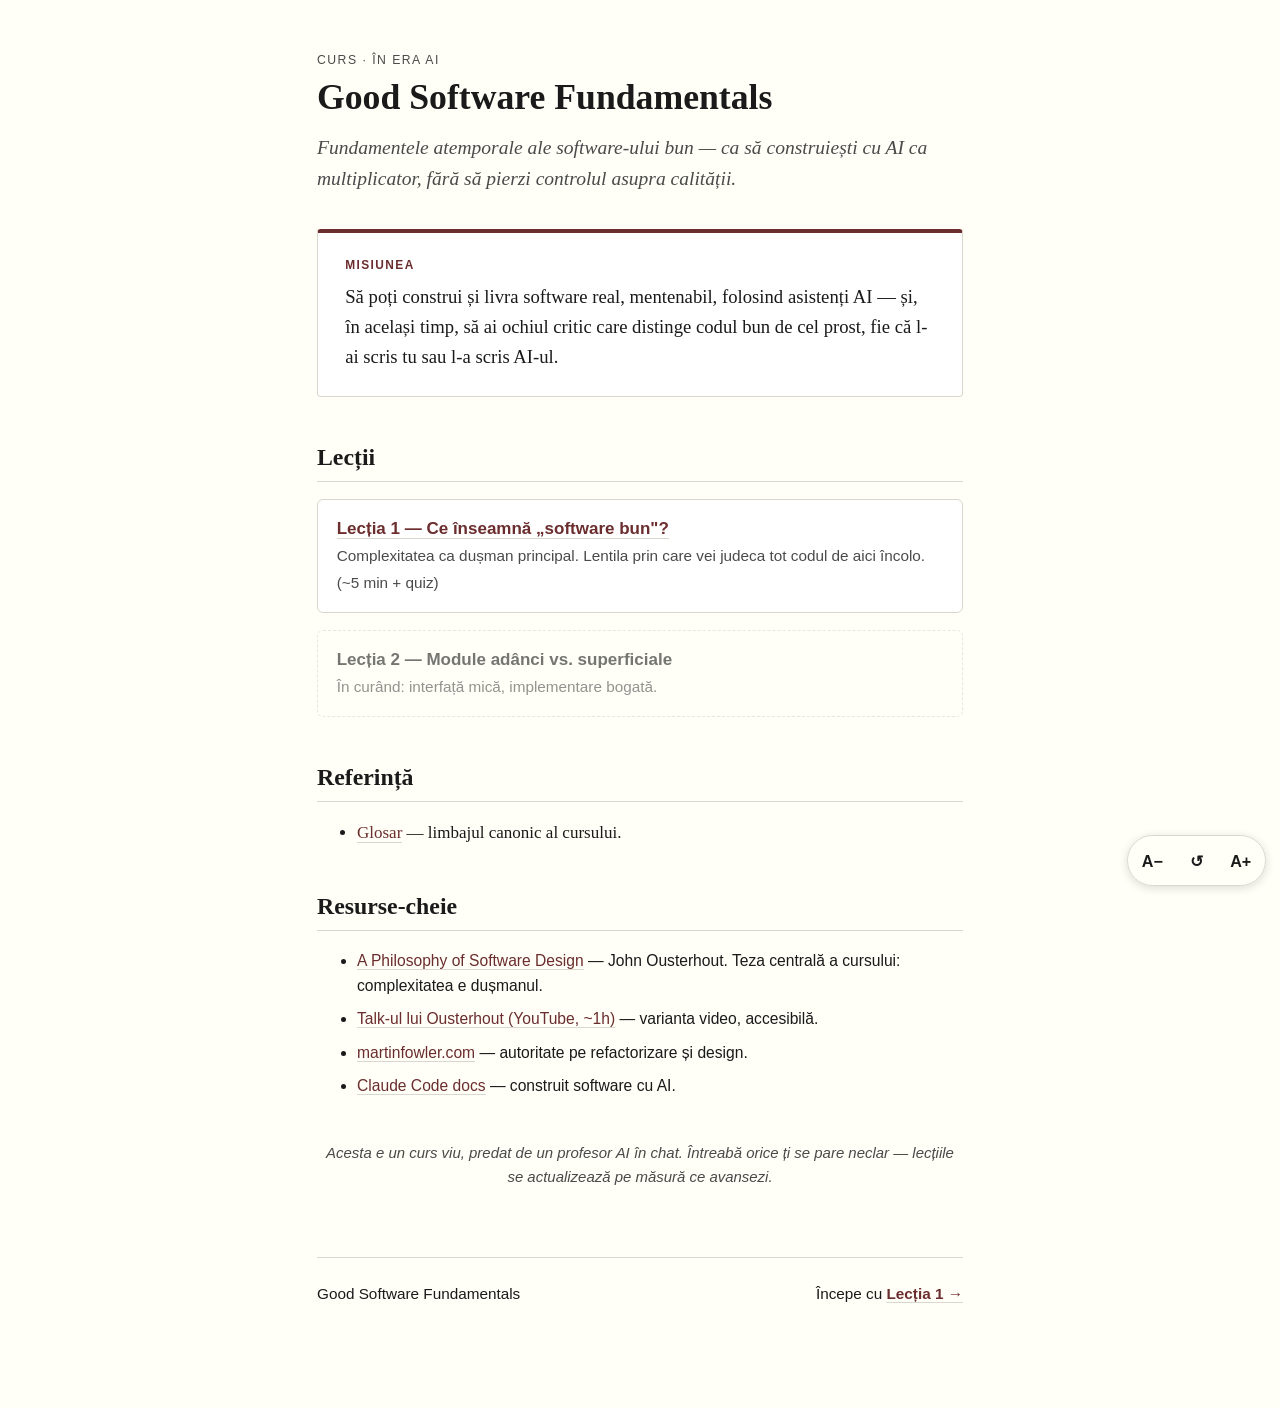
<file: index.html>
<!DOCTYPE html>
<html lang="ro">
<head>
<meta charset="utf-8">
<meta name="viewport" content="width=device-width, initial-scale=1">
<meta name="apple-mobile-web-app-capable" content="yes">
<meta name="apple-mobile-web-app-title" content="Software Fundamentals">
<meta name="theme-color" content="#fffff8">
<title>Good Software Fundamentals</title>
<link rel="stylesheet" href="assets/course.css?v=2">
</head>
<body>

<div class="course-tag">Curs · în era AI</div>
<h1>Good Software Fundamentals</h1>
<p class="lead">Fundamentele atemporale ale software-ului bun — ca să construiești cu AI ca multiplicator, fără să pierzi controlul asupra calității.</p>

<div class="key-idea">
  <span class="label">Misiunea</span>
  Să poți construi și livra software real, mentenabil, folosind asistenți AI — și, în același timp, să ai ochiul critic care distinge codul bun de cel prost, fie că l-ai scris tu sau l-a scris AI-ul.
</div>

<h2>Lecții</h2>
<ol class="lesson-list">
  <li>
    <a href="lessons/0001-ce-este-software-bun.html"><strong>Lecția 1 — Ce înseamnă „software bun"?</strong></a><br>
    <span class="muted">Complexitatea ca dușman principal. Lentila prin care vei judeca tot codul de aici încolo. (~5 min + quiz)</span>
  </li>
  <li class="upcoming">
    <strong>Lecția 2 — Module adânci vs. superficiale</strong><br>
    <span class="muted">În curând: interfață mică, implementare bogată.</span>
  </li>
</ol>

<h2>Referință</h2>
<ul>
  <li><a href="glossary.html">Glosar</a> — limbajul canonic al cursului.</li>
</ul>

<h2>Resurse-cheie</h2>
<ul class="sources-list">
  <li><a href="https://web.stanford.edu/~ouster/cgi-bin/book.php">A Philosophy of Software Design</a> — John Ousterhout. Teza centrală a cursului: complexitatea e dușmanul.</li>
  <li><a href="https://www.youtube.com/watch?v=bmSAYlu0NcY">Talk-ul lui Ousterhout (YouTube, ~1h)</a> — varianta video, accesibilă.</li>
  <li><a href="https://martinfowler.com/">martinfowler.com</a> — autoritate pe refactorizare și design.</li>
  <li><a href="https://docs.claude.com/en/docs/claude-code/overview">Claude Code docs</a> — construit software cu AI.</li>
</ul>

<div class="ask-teacher">
  Acesta e un curs viu, predat de un profesor AI în chat. Întreabă orice ți se pare neclar — lecțiile se actualizează pe măsură ce avansezi.
</div>

<div class="lesson-nav">
  <span>Good Software Fundamentals</span>
  <span>Începe cu <a href="lessons/0001-ce-este-software-bun.html"><strong>Lecția 1 →</strong></a></span>
</div>

<script src="assets/fontsize.js?v=2"></script>
</body>
</html>
</file>
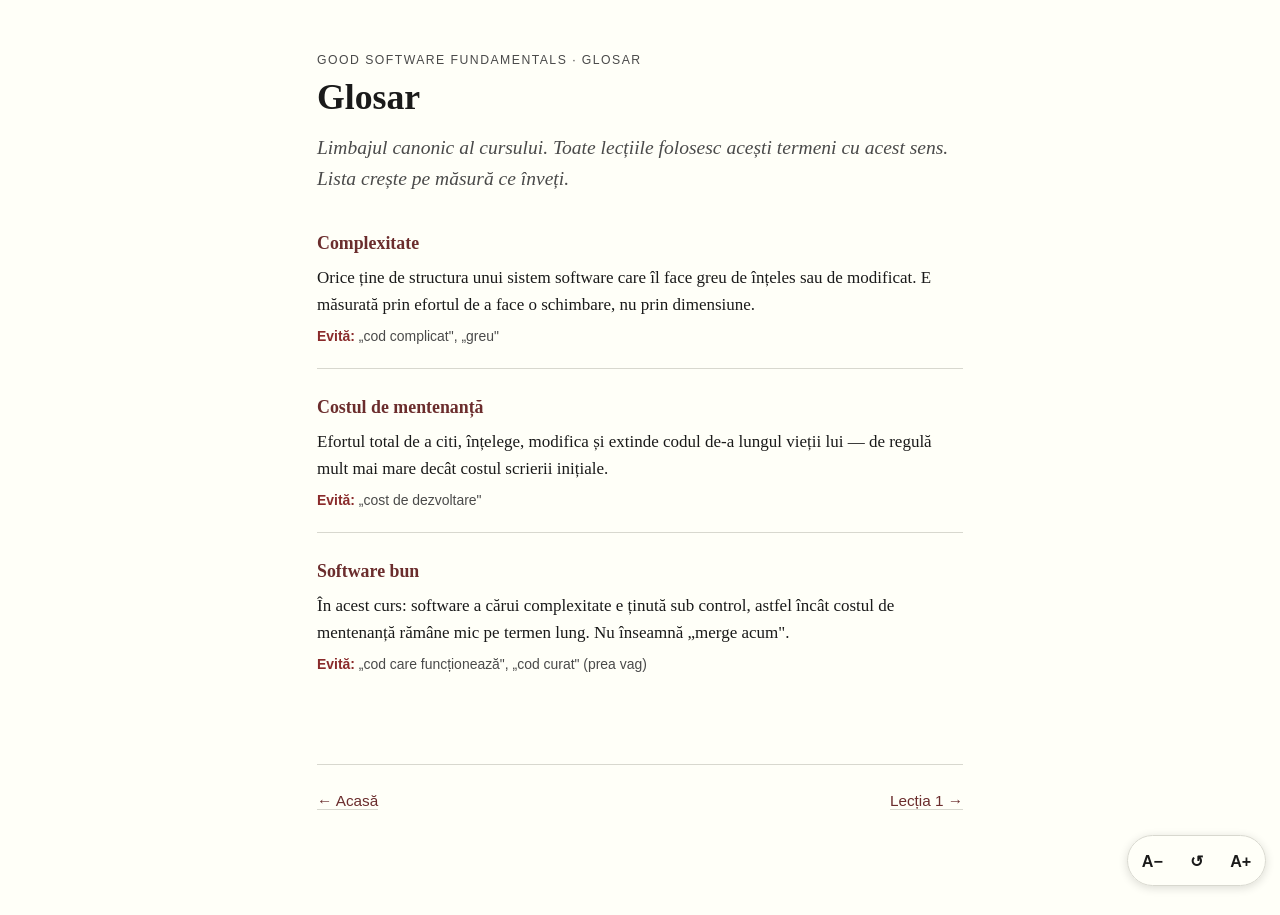
<file: glossary.html>
<!DOCTYPE html>
<html lang="ro">
<head>
<meta charset="utf-8">
<meta name="viewport" content="width=device-width, initial-scale=1">
<title>Glosar — Good Software Fundamentals</title>
<link rel="stylesheet" href="assets/course.css?v=2">
</head>
<body>

<div class="course-tag">Good Software Fundamentals · Glosar</div>
<h1>Glosar</h1>
<p class="lead">Limbajul canonic al cursului. Toate lecțiile folosesc acești termeni cu acest sens. Lista crește pe măsură ce înveți.</p>

<dl>
  <div class="term">
    <dt>Complexitate</dt>
    <dd>Orice ține de structura unui sistem software care îl face greu de înțeles sau de modificat. E măsurată prin efortul de a face o schimbare, nu prin dimensiune.
    <span class="avoid"><b>Evită:</b> „cod complicat", „greu"</span></dd>
  </div>
  <div class="term">
    <dt>Costul de mentenanță</dt>
    <dd>Efortul total de a citi, înțelege, modifica și extinde codul de-a lungul vieții lui — de regulă mult mai mare decât costul scrierii inițiale.
    <span class="avoid"><b>Evită:</b> „cost de dezvoltare"</span></dd>
  </div>
  <div class="term">
    <dt>Software bun</dt>
    <dd>În acest curs: software a cărui complexitate e ținută sub control, astfel încât costul de mentenanță rămâne mic pe termen lung. Nu înseamnă „merge acum".
    <span class="avoid"><b>Evită:</b> „cod care funcționează", „cod curat" (prea vag)</span></dd>
  </div>
</dl>

<div class="lesson-nav">
  <span><a href="index.html">← Acasă</a></span>
  <span><a href="lessons/0001-ce-este-software-bun.html">Lecția 1 →</a></span>
</div>

<script src="assets/fontsize.js?v=2"></script>
</body>
</html>
</file>
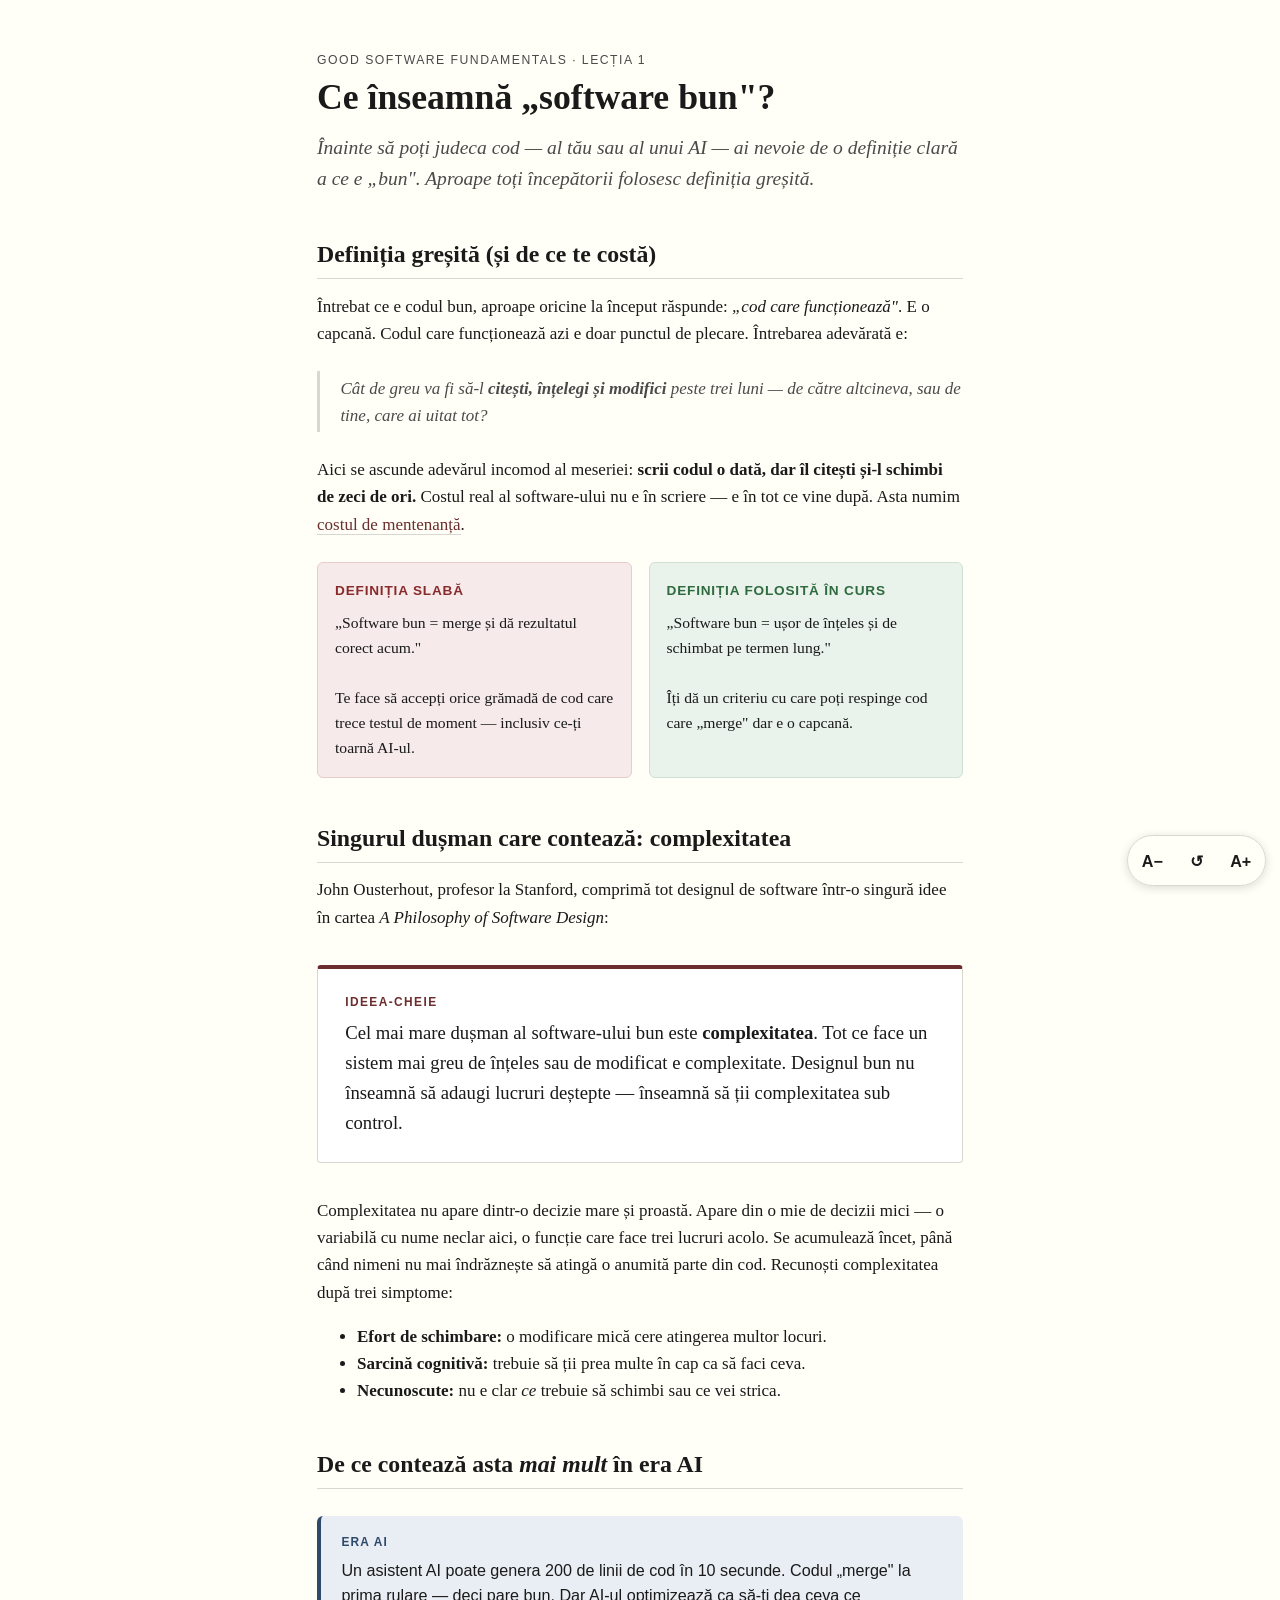
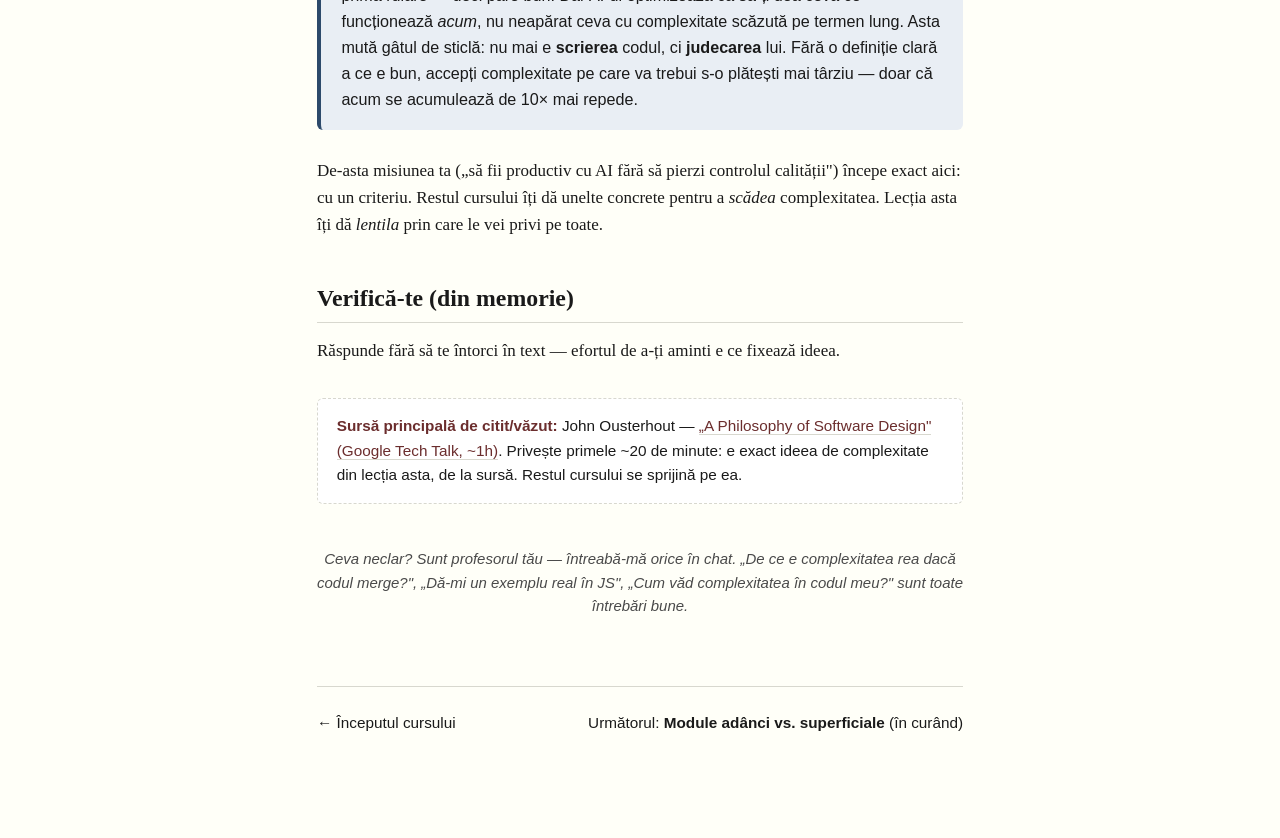
<file: lessons/0001-ce-este-software-bun.html>
<!DOCTYPE html>
<html lang="ro">
<head>
<meta charset="utf-8">
<meta name="viewport" content="width=device-width, initial-scale=1">
<title>Lecția 1 — Ce înseamnă „software bun"?</title>
<link rel="stylesheet" href="../assets/course.css?v=2">
</head>
<body>

<div class="course-tag">Good Software Fundamentals · Lecția 1</div>
<h1>Ce înseamnă „software bun"?</h1>
<p class="lead">Înainte să poți judeca cod — al tău sau al unui AI — ai nevoie de o definiție clară a ce e „bun". Aproape toți începătorii folosesc definiția greșită.</p>

<h2>Definiția greșită (și de ce te costă)</h2>
<p>Întrebat ce e codul bun, aproape oricine la început răspunde: <em>„cod care funcționează"</em>. E o capcană. Codul care funcționează azi e doar punctul de plecare. Întrebarea adevărată e:</p>

<blockquote>Cât de greu va fi să-l <strong>citești, înțelegi și modifici</strong> peste trei luni — de către altcineva, sau de tine, care ai uitat tot?</blockquote>

<p>Aici se ascunde adevărul incomod al meseriei: <strong>scrii codul o dată, dar îl citești și-l schimbi de zeci de ori.</strong> Costul real al software-ului nu e în scriere — e în tot ce vine după. Asta numim <a href="../glossary.html">costul de mentenanță</a>.</p>

<div class="compare">
  <div class="n">
    <h4>Definiția slabă</h4>
    „Software bun = merge și dă rezultatul corect acum."<br><br>
    Te face să accepți orice grămadă de cod care trece testul de moment — inclusiv ce-ți toarnă AI-ul.
  </div>
  <div class="y">
    <h4>Definiția folosită în curs</h4>
    „Software bun = ușor de înțeles și de schimbat pe termen lung."<br><br>
    Îți dă un criteriu cu care poți respinge cod care „merge" dar e o capcană.
  </div>
</div>

<h2>Singurul dușman care contează: complexitatea</h2>
<p>John Ousterhout, profesor la Stanford, comprimă tot designul de software într-o singură idee în cartea <em>A Philosophy of Software Design</em>:</p>

<div class="key-idea">
  <span class="label">Ideea-cheie</span>
  Cel mai mare dușman al software-ului bun este <strong>complexitatea</strong>. Tot ce face un sistem mai greu de înțeles sau de modificat e complexitate. Designul bun nu înseamnă să adaugi lucruri deștepte — înseamnă să ții complexitatea sub control.
</div>

<p>Complexitatea nu apare dintr-o decizie mare și proastă. Apare din o mie de decizii mici — o variabilă cu nume neclar aici, o funcție care face trei lucruri acolo. Se acumulează încet, până când nimeni nu mai îndrăznește să atingă o anumită parte din cod. Recunoști complexitatea după trei simptome:</p>

<ul>
  <li><strong>Efort de schimbare:</strong> o modificare mică cere atingerea multor locuri.</li>
  <li><strong>Sarcină cognitivă:</strong> trebuie să ții prea multe în cap ca să faci ceva.</li>
  <li><strong>Necunoscute:</strong> nu e clar <em>ce</em> trebuie să schimbi sau ce vei strica.</li>
</ul>

<h2>De ce contează asta <em>mai mult</em> în era AI</h2>
<div class="callout ai">
  <span class="label">Era AI</span>
  Un asistent AI poate genera 200 de linii de cod în 10 secunde. Codul „merge" la prima rulare — deci pare bun. Dar AI-ul optimizează ca să-ți dea ceva ce funcționează <em>acum</em>, nu neapărat ceva cu complexitate scăzută pe termen lung. Asta mută gâtul de sticlă: nu mai e <strong>scrierea</strong> codul, ci <strong>judecarea</strong> lui. Fără o definiție clară a ce e bun, accepți complexitate pe care va trebui s-o plătești mai târziu — doar că acum se acumulează de 10× mai repede.
</div>
<p>De-asta misiunea ta („să fii productiv cu AI fără să pierzi controlul calității") începe exact aici: cu un criteriu. Restul cursului îți dă unelte concrete pentru a <em>scădea</em> complexitatea. Lecția asta îți dă <em>lentila</em> prin care le vei privi pe toate.</p>

<h2>Verifică-te (din memorie)</h2>
<p>Răspunde fără să te întorci în text — efortul de a-ți aminti e ce fixează ideea.</p>

<div class="quiz" data-quiz='[
  {
    "q": "Care e cel mai bun criteriu pentru „software bun" în acest curs?",
    "options": [
      "Codul rulează și dă rezultatul corect chiar acum",
      "Codul e ușor de înțeles și de schimbat pe termen lung",
      "Codul folosește cele mai noi tehnologii disponibile",
      "Codul a fost scris în cât mai puține linii posibil"
    ],
    "answer": 1,
    "why": "„Merge acum” e doar startul; costul real e mentenanța de-a lungul vieții codului."
  },
  {
    "q": "Conform lui Ousterhout, care e cel mai mare dușman al software-ului?",
    "options": [
      "Lipsa unui framework modern ales corect de la bun",
      "Numărul prea mare de teste scrise pentru fiecare modul",
      "Complexitatea care îl face greu de înțeles și schimbat",
      "Viteza prea mică de execuție a programului pe server"
    ],
    "answer": 2,
    "why": "Complexitatea e tema centrală: designul bun înseamnă a o ține sub control."
  },
  {
    "q": "De ce contează definiția asta mai mult în era AI?",
    "options": [
      "Pentru că AI-ul scrie întotdeauna cod fără niciun fel de bug",
      "Pentru că frameworkurile se schimbă mult mai des decât înainte",
      "Pentru că nimeni nu mai citește codul scris de un alt om",
      "Pentru că AI produce mult cod rapid, deci judecata devine cheia"
    ],
    "answer": 3,
    "why": "Gâtul de sticlă se mută de la a scrie cod la a judeca dacă e bun."
  }
]'></div>

<div class="source">
  <span class="label">Sursă principală de citit/văzut:</span>
  John Ousterhout — <a href="https://www.youtube.com/watch?v=bmSAYlu0NcY">„A Philosophy of Software Design" (Google Tech Talk, ~1h)</a>. Privește primele ~20 de minute: e exact ideea de complexitate din lecția asta, de la sursă. Restul cursului se sprijină pe ea.
</div>

<div class="ask-teacher">
  Ceva neclar? Sunt profesorul tău — întreabă-mă orice în chat. „De ce e complexitatea rea dacă codul merge?", „Dă-mi un exemplu real în JS", „Cum văd complexitatea în codul meu?" sunt toate întrebări bune.
</div>

<div class="lesson-nav">
  <span>← Începutul cursului</span>
  <span>Următorul: <strong>Module adânci vs. superficiale</strong> (în curând)</span>
</div>

<script src="../assets/quiz.js?v=2"></script>
<script src="../assets/fontsize.js?v=2"></script>
</body>
</html>
</file>
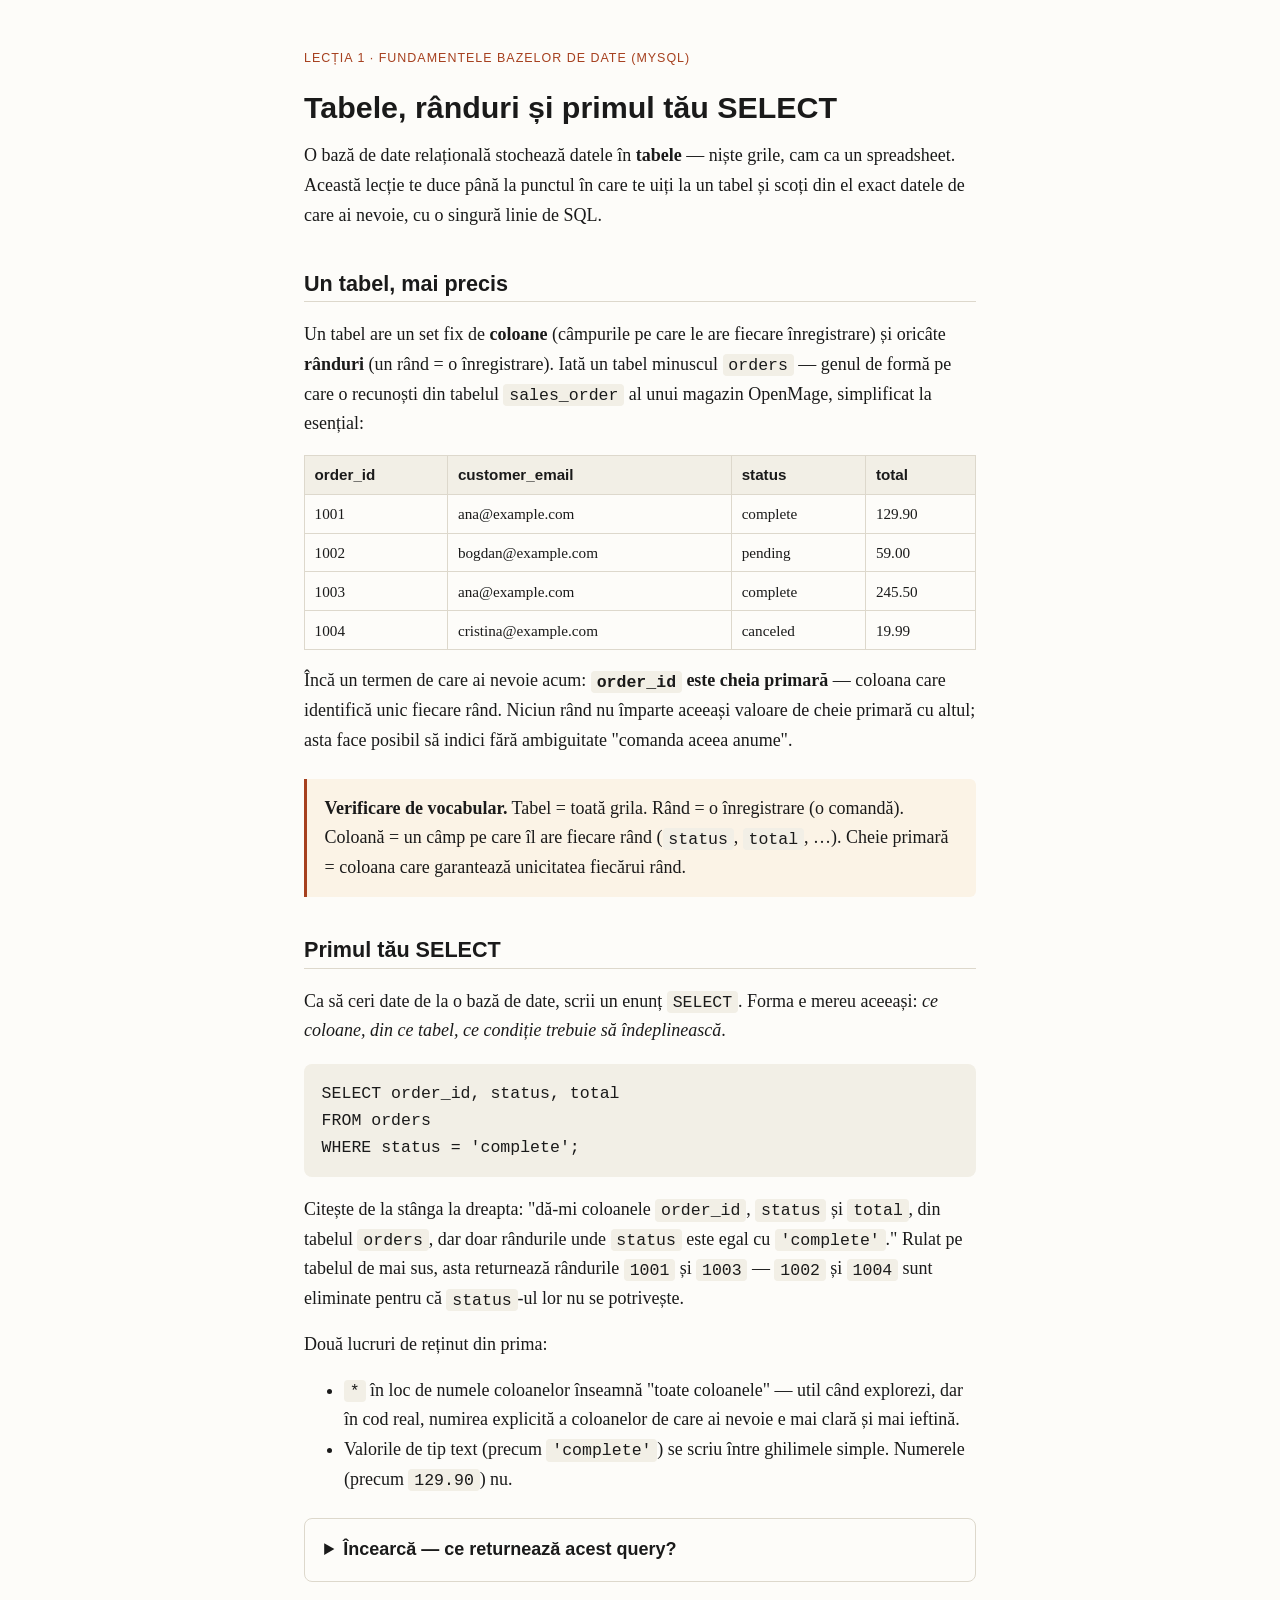
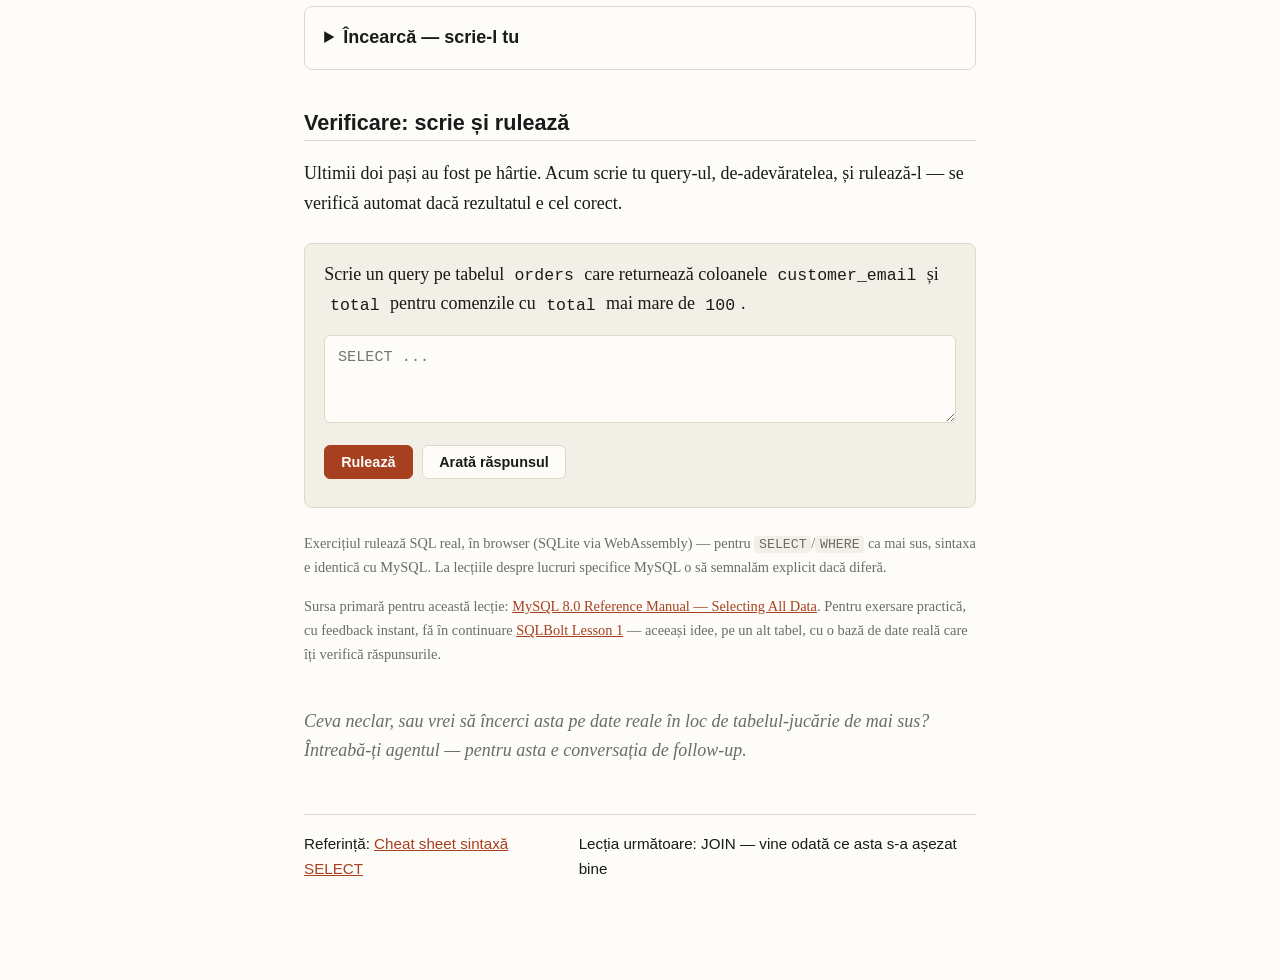
<file: projects/learn-database-fundamentals-mysql/lessons/0001-tables-rows-and-your-first-select.html>
<!doctype html>
<html lang="ro">
<head>
<meta charset="utf-8">
<meta name="viewport" content="width=device-width, initial-scale=1">
<title>Lecția 1 — Tabele, rânduri și primul tău SELECT</title>
<link rel="stylesheet" href="../assets/style.css">
</head>
<body>
<main>

<p class="kicker">Lecția 1 · Fundamentele bazelor de date (MySQL)</p>
<h1>Tabele, rânduri și primul tău SELECT</h1>

<p>O bază de date relațională stochează datele în <strong>tabele</strong> — niște grile, cam ca un spreadsheet. Această lecție te duce până la punctul în care te uiți la un tabel și scoți din el exact datele de care ai nevoie, cu o singură linie de SQL.</p>

<h2>Un tabel, mai precis</h2>

<p>Un tabel are un set fix de <strong>coloane</strong> (câmpurile pe care le are fiecare înregistrare) și oricâte <strong>rânduri</strong> (un rând = o înregistrare). Iată un tabel minuscul <code>orders</code> — genul de formă pe care o recunoști din tabelul <code>sales_order</code> al unui magazin OpenMage, simplificat la esențial:</p>

<table>
<thead>
<tr><th>order_id</th><th>customer_email</th><th>status</th><th>total</th></tr>
</thead>
<tbody>
<tr><td>1001</td><td>ana@example.com</td><td>complete</td><td>129.90</td></tr>
<tr><td>1002</td><td>bogdan@example.com</td><td>pending</td><td>59.00</td></tr>
<tr><td>1003</td><td>ana@example.com</td><td>complete</td><td>245.50</td></tr>
<tr><td>1004</td><td>cristina@example.com</td><td>canceled</td><td>19.99</td></tr>
</tbody>
</table>

<p>Încă un termen de care ai nevoie acum: <strong><code>order_id</code> este cheia primară</strong> — coloana care identifică unic fiecare rând. Niciun rând nu împarte aceeași valoare de cheie primară cu altul; asta face posibil să indici fără ambiguitate "comanda aceea anume".</p>

<div class="callout">
<p><strong>Verificare de vocabular.</strong> Tabel = toată grila. Rând = o înregistrare (o comandă). Coloană = un câmp pe care îl are fiecare rând (<code>status</code>, <code>total</code>, …). Cheie primară = coloana care garantează unicitatea fiecărui rând.</p>
</div>

<h2>Primul tău SELECT</h2>

<p>Ca să ceri date de la o bază de date, scrii un enunț <code>SELECT</code>. Forma e mereu aceeași: <em>ce coloane, din ce tabel, ce condiție trebuie să îndeplinească</em>.</p>

<pre><code>SELECT order_id, status, total
FROM orders
WHERE status = 'complete';</code></pre>

<p>Citește de la stânga la dreapta: "dă-mi coloanele <code>order_id</code>, <code>status</code> și <code>total</code>, din tabelul <code>orders</code>, dar doar rândurile unde <code>status</code> este egal cu <code>'complete'</code>." Rulat pe tabelul de mai sus, asta returnează rândurile <code>1001</code> și <code>1003</code> — <code>1002</code> și <code>1004</code> sunt eliminate pentru că <code>status</code>-ul lor nu se potrivește.</p>

<p>Două lucruri de reținut din prima:</p>
<ul>
<li><code>*</code> în loc de numele coloanelor înseamnă "toate coloanele" — util când explorezi, dar în cod real, numirea explicită a coloanelor de care ai nevoie e mai clară și mai ieftină.</li>
<li>Valorile de tip text (precum <code>'complete'</code>) se scriu între ghilimele simple. Numerele (precum <code>129.90</code>) nu.</li>
</ul>

<details class="try-it">
<summary>Încearcă — ce returnează acest query?</summary>
<pre><code>SELECT customer_email, total
FROM orders
WHERE customer_email = 'ana@example.com';</code></pre>
<div class="answer">
<p>Două rânduri — <code>1001</code> și <code>1003</code> — pentru că sunt singurele rânduri unde <code>customer_email</code> este egal cu <code>'ana@example.com'</code>. Fiecare rând returnat arată doar cele două coloane cerute: <code>customer_email</code> și <code>total</code>.</p>
</div>
</details>

<details class="try-it">
<summary>Încearcă — scrie-l tu</summary>
<p>Folosind același tabel <code>orders</code>, scrie (pe hârtie sau în minte) un query care returnează <code>order_id</code>-ul pentru fiecare comandă care <em>nu</em> e completă. Indiciu: operatorul SQL pentru "diferit de" este <code>&lt;&gt;</code> sau <code>!=</code>.</p>
<div class="answer">
<pre><code>SELECT order_id
FROM orders
WHERE status &lt;&gt; 'complete';</code></pre>
<p>Returnează <code>1002</code> și <code>1004</code>.</p>
</div>
</details>

<h2>Verificare: scrie și rulează</h2>

<p>Ultimii doi pași au fost pe hârtie. Acum scrie tu query-ul, de-adevăratelea, și rulează-l — se verifică automat dacă rezultatul e cel corect.</p>

<div class="sql-exercise"
     data-seed="CREATE TABLE orders (order_id INTEGER PRIMARY KEY, customer_email TEXT, status TEXT, total REAL); INSERT INTO orders (order_id, customer_email, status, total) VALUES (1001,'ana@example.com','complete',129.90),(1002,'bogdan@example.com','pending',59.00),(1003,'ana@example.com','complete',245.50),(1004,'cristina@example.com','canceled',19.99);"
     data-check="SELECT customer_email, total FROM orders WHERE total > 100">
<p class="sql-exercise-prompt">Scrie un query pe tabelul <code>orders</code> care returnează coloanele <code>customer_email</code> și <code>total</code> pentru comenzile cu <code>total</code> mai mare de <code>100</code>.</p>
<textarea class="sql-exercise-input" rows="3" spellcheck="false" placeholder="SELECT ..."></textarea>
<div class="sql-exercise-actions">
<button type="button" data-action="run">Rulează</button>
<button type="button" data-action="reveal">Arată răspunsul</button>
</div>
<div class="sql-exercise-output"></div>
</div>

<p class="source">Exercițiul rulează SQL real, în browser (SQLite via WebAssembly) — pentru <code>SELECT</code>/<code>WHERE</code> ca mai sus, sintaxa e identică cu MySQL. La lecțiile despre lucruri specifice MySQL o să semnalăm explicit dacă diferă.</p>

<p class="source">Sursa primară pentru această lecție: <a href="https://dev.mysql.com/doc/mysql-tutorial-excerpt/8.0/en/selecting-all.html" target="_blank" rel="noopener">MySQL 8.0 Reference Manual — Selecting All Data</a>. Pentru exersare practică, cu feedback instant, fă în continuare <a href="https://sqlbolt.com/lesson/select_queries_introduction" target="_blank" rel="noopener">SQLBolt Lesson 1</a> — aceeași idee, pe un alt tabel, cu o bază de date reală care îți verifică răspunsurile.</p>

<p class="ask-teacher">Ceva neclar, sau vrei să încerci asta pe date reale în loc de tabelul-jucărie de mai sus? Întreabă-ți agentul — pentru asta e conversația de follow-up.</p>

<div class="nav">
<span>Referință: <a href="../reference/select-basics.html">Cheat sheet sintaxă SELECT</a></span>
<span>Lecția următoare: JOIN — vine odată ce asta s-a așezat bine</span>
</div>

</main>

<script src="../assets/sql-exercise.js"></script>
<script src="../assets/fontsize.js"></script>
</body>
</html>
</file>
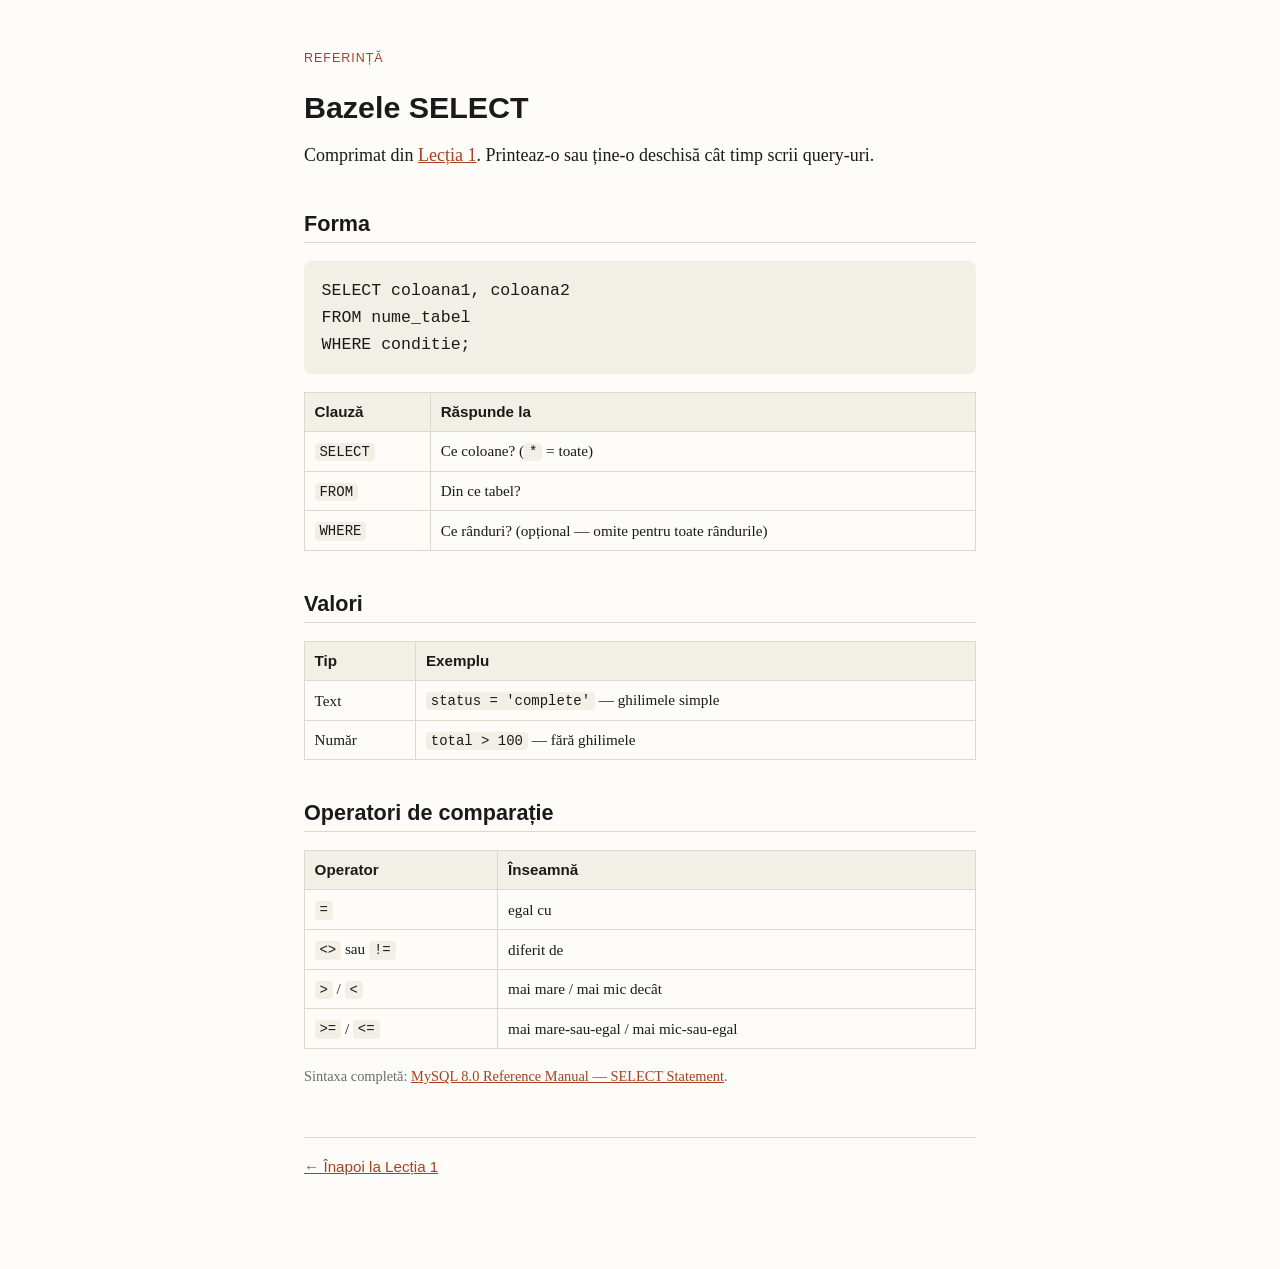
<file: projects/learn-database-fundamentals-mysql/reference/select-basics.html>
<!doctype html>
<html lang="ro">
<head>
<meta charset="utf-8">
<meta name="viewport" content="width=device-width, initial-scale=1">
<title>Referință — Bazele SELECT</title>
<link rel="stylesheet" href="../assets/style.css">
</head>
<body>
<main>

<p class="kicker">Referință</p>
<h1>Bazele SELECT</h1>
<p>Comprimat din <a href="../lessons/0001-tables-rows-and-your-first-select.html">Lecția 1</a>. Printeaz-o sau ține-o deschisă cât timp scrii query-uri.</p>

<h2>Forma</h2>
<pre><code>SELECT coloana1, coloana2
FROM nume_tabel
WHERE conditie;</code></pre>

<table>
<thead><tr><th>Clauză</th><th>Răspunde la</th></tr></thead>
<tbody>
<tr><td><code>SELECT</code></td><td>Ce coloane? (<code>*</code> = toate)</td></tr>
<tr><td><code>FROM</code></td><td>Din ce tabel?</td></tr>
<tr><td><code>WHERE</code></td><td>Ce rânduri? (opțional — omite pentru toate rândurile)</td></tr>
</tbody>
</table>

<h2>Valori</h2>
<table>
<thead><tr><th>Tip</th><th>Exemplu</th></tr></thead>
<tbody>
<tr><td>Text</td><td><code>status = 'complete'</code> — ghilimele simple</td></tr>
<tr><td>Număr</td><td><code>total &gt; 100</code> — fără ghilimele</td></tr>
</tbody>
</table>

<h2>Operatori de comparație</h2>
<table>
<thead><tr><th>Operator</th><th>Înseamnă</th></tr></thead>
<tbody>
<tr><td><code>=</code></td><td>egal cu</td></tr>
<tr><td><code>&lt;&gt;</code> sau <code>!=</code></td><td>diferit de</td></tr>
<tr><td><code>&gt;</code> / <code>&lt;</code></td><td>mai mare / mai mic decât</td></tr>
<tr><td><code>&gt;=</code> / <code>&lt;=</code></td><td>mai mare-sau-egal / mai mic-sau-egal</td></tr>
</tbody>
</table>

<p class="source">Sintaxa completă: <a href="https://dev.mysql.com/doc/refman/8.0/en/select.html" target="_blank" rel="noopener">MySQL 8.0 Reference Manual — SELECT Statement</a>.</p>

<div class="nav">
<span><a href="../lessons/0001-tables-rows-and-your-first-select.html">← Înapoi la Lecția 1</a></span>
</div>

</main>
</body>
</html>
</file>
<file: assets/course.css>
/* =====================================================================
   Good Software Fundamentals — shared course stylesheet
   Tufte-inspired: generous margins, readable serif, muted palette.
   Every lesson links this file. Keep lessons consistent — edit here,
   not inline.
   ===================================================================== */

:root {
  --ink:        #1a1a1a;
  --ink-soft:   #4a4a4a;
  --paper:      #fffff8;   /* warm Tufte paper */
  --rule:       #d8d8cf;
  --accent:     #6b2d2d;   /* deep brick red for emphasis */
  --accent-bg:  #f4eaea;
  --good:       #2e6b3f;
  --good-bg:    #e9f2eb;
  --bad:        #8a2b2b;
  --bad-bg:     #f6eaea;
  --code-bg:    #f3f1e7;
  --ai:         #2d4a6b;   /* blue for "AI era" callouts */
  --ai-bg:      #e9eef4;
  --maxw:       42rem;
  --base:       17px;      /* dimensiune de bază; mobilul o mărește mai jos */
  --scale:      1;         /* multiplicator controlat de cititor (fontsize.js) */
}

* { box-sizing: border-box; }

html { font-size: calc(var(--base) * var(--scale)); }

body {
  margin: 0 auto;
  padding: 3rem 2rem 6rem;
  max-width: var(--maxw);
  background: var(--paper);
  color: var(--ink);
  font-family: Georgia, "Iowan Old Style", "Palatino Linotype", serif;
  line-height: 1.6;
  -webkit-font-smoothing: antialiased;
}

/* ---- Course chrome ---- */
.course-tag {
  font-family: -apple-system, BlinkMacSystemFont, "Segoe UI", sans-serif;
  font-size: 0.72rem;
  letter-spacing: 0.12em;
  text-transform: uppercase;
  color: var(--ink-soft);
  margin-bottom: 0.4rem;
}

h1 {
  font-size: 2.1rem;
  line-height: 1.15;
  margin: 0.2rem 0 0.6rem;
  font-weight: 700;
}

h2 {
  font-size: 1.4rem;
  margin: 2.4rem 0 0.6rem;
  border-bottom: 1px solid var(--rule);
  padding-bottom: 0.3rem;
}

h3 { font-size: 1.1rem; margin: 1.6rem 0 0.4rem; }

.lead {
  font-size: 1.15rem;
  color: var(--ink-soft);
  font-style: italic;
  margin-bottom: 2rem;
}

p { margin: 0.8rem 0; }

a { color: var(--accent); text-decoration: none; border-bottom: 1px solid var(--rule); }
a:hover { border-bottom-color: var(--accent); }

strong { font-weight: 700; }

blockquote {
  margin: 1.4rem 0;
  padding: 0.2rem 0 0.2rem 1.2rem;
  border-left: 3px solid var(--rule);
  color: var(--ink-soft);
  font-style: italic;
}

code {
  font-family: "SF Mono", "JetBrains Mono", Menlo, Consolas, monospace;
  font-size: 0.86em;
  background: var(--code-bg);
  padding: 0.1em 0.35em;
  border-radius: 3px;
}

pre {
  background: var(--code-bg);
  padding: 1rem 1.2rem;
  border-radius: 6px;
  overflow-x: auto;
  font-size: 0.84rem;
  line-height: 1.5;
}
pre code { background: none; padding: 0; font-size: inherit; }

/* ---- Callout boxes ---- */
.callout {
  margin: 1.6rem 0;
  padding: 1rem 1.2rem;
  border-radius: 6px;
  border-left: 4px solid var(--accent);
  background: var(--accent-bg);
  font-family: -apple-system, BlinkMacSystemFont, "Segoe UI", sans-serif;
  font-size: 0.95rem;
}
.callout .label {
  display: block;
  font-size: 0.7rem;
  letter-spacing: 0.1em;
  text-transform: uppercase;
  margin-bottom: 0.3rem;
  font-weight: 700;
}
.callout.ai   { border-left-color: var(--ai);   background: var(--ai-bg); }
.callout.ai .label   { color: var(--ai); }
.callout.good { border-left-color: var(--good); background: var(--good-bg); }
.callout.good .label { color: var(--good); }
.callout .label { color: var(--accent); }

/* ---- Key idea banner ---- */
.key-idea {
  margin: 2rem 0;
  padding: 1.4rem 1.6rem;
  background: #fff;
  border: 1px solid var(--rule);
  border-top: 4px solid var(--accent);
  border-radius: 4px;
  font-size: 1.1rem;
}
.key-idea .label {
  font-family: -apple-system, sans-serif;
  font-size: 0.7rem; letter-spacing: 0.12em; text-transform: uppercase;
  color: var(--accent); font-weight: 700; display:block; margin-bottom: 0.4rem;
}

/* ---- Comparison table good/bad ---- */
.compare { display: grid; grid-template-columns: 1fr 1fr; gap: 1rem; margin: 1.4rem 0; }
.compare > div { padding: 1rem; border-radius: 6px; font-size: 0.92rem; }
.compare .y { background: var(--good-bg); border: 1px solid #cfe0d4; }
.compare .n { background: var(--bad-bg);  border: 1px solid #e6cccc; }
.compare h4 { margin: 0 0 0.5rem; font-family: -apple-system, sans-serif; font-size: 0.8rem; letter-spacing:0.06em; text-transform: uppercase; }
.compare .y h4 { color: var(--good); }
.compare .n h4 { color: var(--bad); }

/* ---- Home: lesson & source lists ---- */
.lesson-list { list-style: none; padding: 0; }
.lesson-list > li {
  margin: 0 0 1rem;
  padding: 0.9rem 1.1rem;
  background: #fff;
  border: 1px solid var(--rule);
  border-radius: 6px;
}
.lesson-list > li.upcoming { opacity: 0.6; background: transparent; border-style: dashed; }
.muted { color: var(--ink-soft); font-size: 0.9rem; }
.sources-list, .lesson-list { font-family: -apple-system, BlinkMacSystemFont, "Segoe UI", sans-serif; }
.sources-list li { margin: 0.5rem 0; font-size: 0.92rem; }

/* ---- Glossary ---- */
.term { margin: 1.4rem 0; padding-bottom: 1.2rem; border-bottom: 1px solid var(--rule); }
.term:last-child { border-bottom: none; }
.term dt { font-weight: 700; font-size: 1.05rem; color: var(--accent); }
.term dd { margin: 0.4rem 0 0; }
.term .avoid {
  display: block; margin-top: 0.4rem;
  font-family: -apple-system, sans-serif; font-size: 0.82rem; color: var(--ink-soft);
}
.term .avoid b { color: var(--bad); font-weight: 600; }

/* ---- Footer nav ---- */
.lesson-nav {
  margin-top: 4rem;
  padding-top: 1.4rem;
  border-top: 1px solid var(--rule);
  font-family: -apple-system, sans-serif;
  font-size: 0.9rem;
  display: flex;
  justify-content: space-between;
  flex-wrap: wrap;
  gap: 1rem;
}

.source {
  margin: 2rem 0;
  font-family: -apple-system, sans-serif;
  font-size: 0.9rem;
  background: #fff;
  border: 1px dashed var(--rule);
  padding: 0.9rem 1.1rem;
  border-radius: 6px;
}
.source .label { font-weight: 700; color: var(--accent); }

.ask-teacher {
  margin-top: 2.5rem;
  font-family: -apple-system, sans-serif;
  font-size: 0.88rem;
  color: var(--ink-soft);
  text-align: center;
  font-style: italic;
}

/* ---- Font-size control (floating pill) ---- */
.fontsize-control {
  position: fixed;
  right: 0.8rem;
  bottom: 0.8rem;
  z-index: 1000;
  display: flex;
  gap: 0.2rem;
  padding: 0.25rem;
  background: rgba(255, 255, 248, 0.94);
  border: 1px solid var(--rule);
  border-radius: 999px;
  box-shadow: 0 2px 10px rgba(0, 0, 0, 0.14);
  backdrop-filter: blur(4px);
  font-family: -apple-system, BlinkMacSystemFont, "Segoe UI", sans-serif;
}
.fontsize-control button {
  border: none;
  background: transparent;
  color: var(--ink);
  font-weight: 700;
  cursor: pointer;
  border-radius: 999px;
  width: 2.4rem;
  height: 2.4rem;
  font-size: 0.95rem;
  line-height: 1;
  display: flex;
  align-items: center;
  justify-content: center;
}
.fontsize-control button:hover { background: var(--accent-bg); color: var(--accent); }
.fontsize-control button:active { transform: scale(0.92); }

@media (max-width: 600px) {
  :root { --base: 19px; }            /* mobilul pornește mai mare, nu mai mic */
  body { padding: 2rem 1.1rem 6rem; } /* mai mult spațiu util pentru text */
  .compare { grid-template-columns: 1fr; }
  .fontsize-control button { width: 2.9rem; height: 2.9rem; font-size: 1.05rem; } /* țintă atingere mai mare */
}

/* ---- Quiz widget ---- */
.quiz-widget {
  margin: 1.8rem 0;
  font-family: -apple-system, BlinkMacSystemFont, "Segoe UI", sans-serif;
}
.quiz-q { margin: 1.4rem 0; }
.quiz-prompt { font-size: 1rem; margin: 0 0 0.6rem; font-family: Georgia, serif; }
.quiz-prompt .qn { color: var(--accent); font-weight: 700; }
.quiz-opts { display: grid; gap: 0.5rem; }
.quiz-opts button {
  text-align: left;
  padding: 0.6rem 0.9rem;
  font-size: 0.92rem;
  background: #fff;
  border: 1px solid var(--rule);
  border-radius: 5px;
  cursor: pointer;
  font-family: inherit;
  transition: background 0.12s, border-color 0.12s;
}
.quiz-opts button:hover:not(:disabled) { border-color: var(--accent); background: var(--accent-bg); }
.quiz-opts button:disabled { cursor: default; opacity: 0.95; }
.quiz-opts button.correct { background: var(--good-bg); border-color: var(--good); color: var(--good); font-weight: 700; }
.quiz-opts button.wrong   { background: var(--bad-bg);  border-color: var(--bad);  color: var(--bad); }
.quiz-feedback { font-size: 0.9rem; margin: 0.6rem 0 0; min-height: 1px; }
.quiz-feedback.ok { color: var(--good); }
.quiz-feedback.no { color: var(--bad); }

@media print {
  body { background: #fff; max-width: 100%; }
  .quiz-widget button { display: none; }
  .fontsize-control { display: none; }
}
</file>
<file: projects/learn-database-fundamentals-mysql/assets/style.css>
/* Shared stylesheet for this teaching workspace — lessons and reference docs. */

:root {
  --ink: #1a1a1a;
  --paper: #fdfcf9;
  --muted: #6b6b6b;
  --rule: #ddd8cc;
  --accent: #a6401f;
  --code-bg: #f2efe6;
  --callout-bg: #fbf3e6;
  --base: 16px;  /* base root size; scaled by the mobile font-size widget */
  --scale: 1;    /* multiplier controlled by fontsize.js */
}

@media (prefers-color-scheme: dark) {
  :root {
    --ink: #e8e6df;
    --paper: #1c1b18;
    --muted: #9a988f;
    --rule: #3a3830;
    --accent: #e2803f;
    --code-bg: #262420;
    --callout-bg: #2a2620;
  }
}

* { box-sizing: border-box; }

html { color-scheme: light dark; font-size: calc(var(--base) * var(--scale)); }

body {
  margin: 0;
  padding: 3rem 1.5rem 6rem;
  background: var(--paper);
  color: var(--ink);
  font-family: "Iowan Old Style", "Palatino Linotype", Palatino, Georgia, serif;
  font-size: 1.125rem;
  line-height: 1.65;
}

main {
  max-width: 42rem;
  margin: 0 auto;
}

h1, h2, h3 {
  font-family: -apple-system, "Segoe UI", Helvetica, Arial, sans-serif;
  line-height: 1.2;
  color: var(--ink);
}

h1 {
  font-size: 1.9rem;
  margin-bottom: 0.25rem;
}

.kicker {
  font-family: -apple-system, "Segoe UI", Helvetica, Arial, sans-serif;
  text-transform: uppercase;
  letter-spacing: 0.08em;
  font-size: 0.78rem;
  color: var(--accent);
  margin: 0 0 0.5rem;
}

h2 {
  font-size: 1.35rem;
  margin-top: 2.5rem;
  border-bottom: 1px solid var(--rule);
  padding-bottom: 0.3rem;
}

p, ul, ol { margin: 1rem 0; }

code {
  font-family: "SF Mono", Menlo, Consolas, monospace;
  font-size: 0.92em;
  background: var(--code-bg);
  padding: 0.1em 0.35em;
  border-radius: 4px;
}

pre {
  background: var(--code-bg);
  padding: 1rem 1.1rem;
  border-radius: 8px;
  overflow-x: auto;
  line-height: 1.5;
}

pre code {
  background: none;
  padding: 0;
}

table {
  border-collapse: collapse;
  width: 100%;
  margin: 1rem 0;
  font-size: 0.95rem;
}

th, td {
  border: 1px solid var(--rule);
  padding: 0.4rem 0.6rem;
  text-align: left;
}

th {
  font-family: -apple-system, "Segoe UI", Helvetica, Arial, sans-serif;
  background: var(--code-bg);
}

.callout {
  background: var(--callout-bg);
  border-left: 3px solid var(--accent);
  padding: 0.9rem 1.1rem;
  border-radius: 0 6px 6px 0;
  margin: 1.5rem 0;
}

.callout p:first-child { margin-top: 0; }
.callout p:last-child { margin-bottom: 0; }

.try-it {
  border: 1px solid var(--rule);
  border-radius: 8px;
  padding: 1rem 1.2rem;
  margin: 1.5rem 0;
}

.try-it summary {
  cursor: pointer;
  font-weight: 600;
  font-family: -apple-system, "Segoe UI", Helvetica, Arial, sans-serif;
}

.answer {
  margin-top: 0.75rem;
  padding-top: 0.75rem;
  border-top: 1px dashed var(--rule);
}

a { color: var(--accent); }
a:visited { color: var(--accent); opacity: 0.85; }

.source {
  font-size: 0.9rem;
  color: var(--muted);
}

.nav {
  margin-top: 3rem;
  padding-top: 1rem;
  border-top: 1px solid var(--rule);
  font-family: -apple-system, "Segoe UI", Helvetica, Arial, sans-serif;
  font-size: 0.95rem;
  display: flex;
  justify-content: space-between;
  gap: 1rem;
}

.ask-teacher {
  margin-top: 2.5rem;
  font-style: italic;
  color: var(--muted);
}

/* ---- SQL exercise widget (write-and-validate) ---- */
.sql-exercise {
  border: 1px solid var(--rule);
  border-radius: 8px;
  padding: 1rem 1.2rem;
  margin: 1.5rem 0;
  background: var(--code-bg);
}

.sql-exercise-prompt { margin-top: 0; }

.sql-exercise-input {
  width: 100%;
  font-family: "SF Mono", Menlo, Consolas, monospace;
  font-size: 0.95rem;
  padding: 0.7rem 0.8rem;
  border: 1px solid var(--rule);
  border-radius: 6px;
  background: var(--paper);
  color: var(--ink);
  resize: vertical;
  line-height: 1.4;
}

.sql-exercise-actions {
  display: flex;
  gap: 0.6rem;
  margin: 0.75rem 0;
}

.sql-exercise-actions button {
  font-family: -apple-system, "Segoe UI", Helvetica, Arial, sans-serif;
  font-size: 0.9rem;
  font-weight: 600;
  padding: 0.5rem 1rem;
  border-radius: 6px;
  border: 1px solid var(--rule);
  background: var(--paper);
  color: var(--ink);
  cursor: pointer;
}

.sql-exercise-actions button[data-action="run"] {
  background: var(--accent);
  border-color: var(--accent);
  color: var(--paper);
}

.sql-exercise-actions button:disabled { opacity: 0.6; cursor: wait; }

.sql-exercise-answer {
  background: var(--paper);
  border: 1px dashed var(--rule);
  padding: 0.6rem 0.8rem;
  border-radius: 6px;
  margin: 0 0 0.75rem;
}

.sql-exercise-output table { font-size: 0.88rem; }

.sql-exercise-msg {
  font-family: -apple-system, "Segoe UI", Helvetica, Arial, sans-serif;
  font-weight: 600;
  margin: 0 0 0.6rem;
}

.sql-exercise-msg.is-ok { color: #2f7a3d; }
.sql-exercise-msg.is-error { color: var(--accent); }

/* ---- Font-size control (floating pill, mobile only) ---- */
.fontsize-control {
  display: none; /* hidden on desktop — this widget is for mobile reading */
  position: fixed;
  right: 0.8rem;
  bottom: 0.8rem;
  z-index: 1000;
  gap: 0.2rem;
  padding: 0.25rem;
  background: var(--paper);
  opacity: 0.96;
  border: 1px solid var(--rule);
  border-radius: 999px;
  box-shadow: 0 2px 10px rgba(0, 0, 0, 0.16);
  font-family: -apple-system, "Segoe UI", Helvetica, Arial, sans-serif;
}

.fontsize-control button {
  border: none;
  background: transparent;
  color: var(--ink);
  font-weight: 700;
  cursor: pointer;
  border-radius: 999px;
  width: 2.9rem;
  height: 2.9rem;
  font-size: 1.05rem;
  line-height: 1;
  display: flex;
  align-items: center;
  justify-content: center;
}

.fontsize-control button:active { background: var(--code-bg); transform: scale(0.92); }

@media (max-width: 600px) {
  .fontsize-control { display: flex; }
}

@media print {
  body { padding: 0; font-size: 11pt; }
  .nav, .ask-teacher, .fontsize-control { display: none; }
  a { color: var(--ink); text-decoration: none; }
}
</file>
